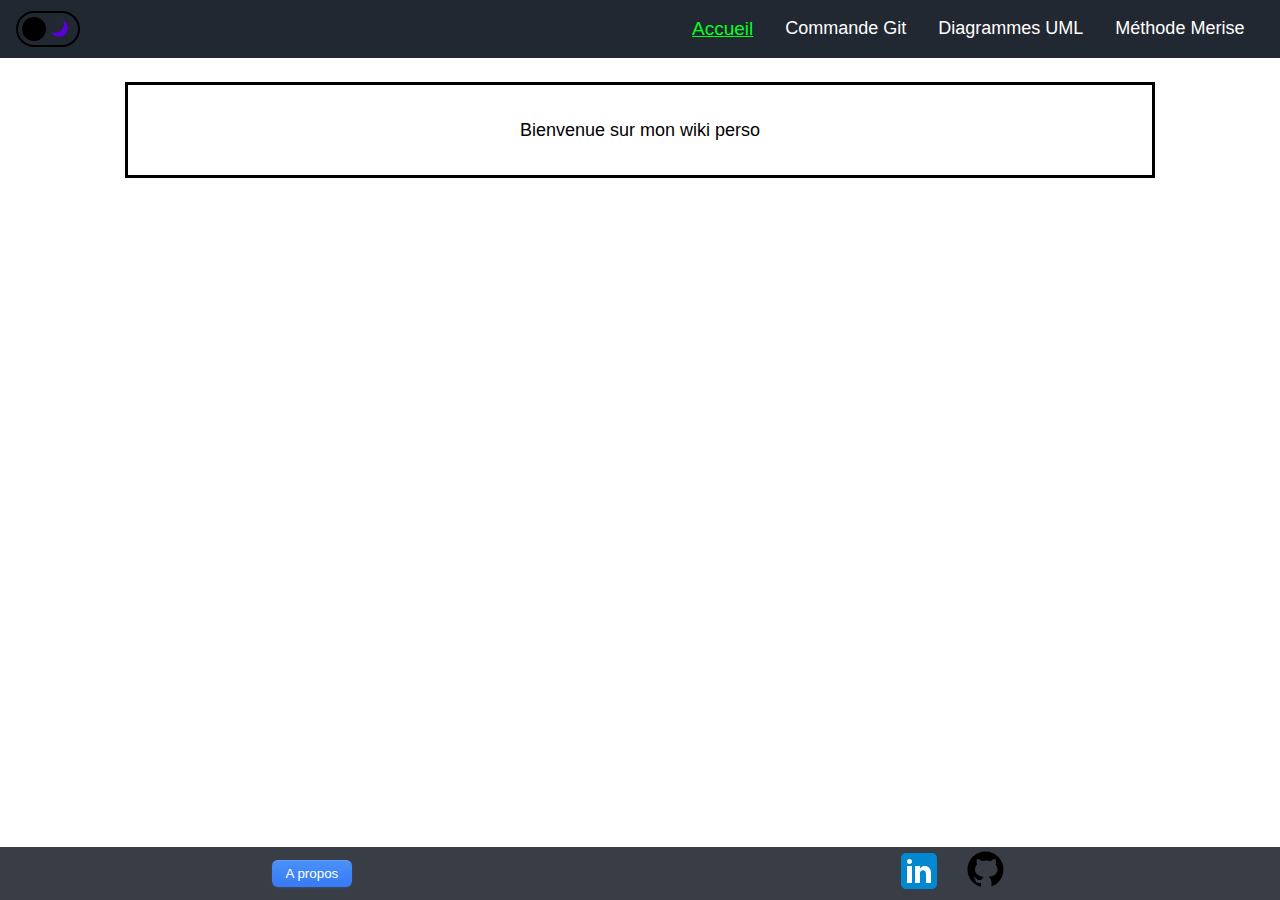
<file: index.html>
<!DOCTYPE html>
<html lang="fr">
  <head>
    <meta charset="UTF-8" />
    <meta
      name="description"
      content="Le Wiki'Eric avec contenu UML MERISE & Commande Git"
    />
    <meta name="keywords" content="HTML, CSS, JavaScript" />
    <meta name="author" content="Eric dsr" />
    <meta name="viewport" content="width=device-width, initial-scale=1.0" />
    <meta property="og:title" content="Le Wiki'Eric Bienvenue" />
    <meta property="og:description" content="Bienvenue" />
    <meta
      property="og:url"
      content="https://2024-cda-boulogne.github.io/wiki-perso-eda/"
    />
    <meta property="og:type" content="website" />
    <meta name="twitter:card" content="summary_large_image" />
    <meta name="twitter:title" content="Le Wiki'Eric Bienvenue" />
    <meta name="twitter:description" content="Page d'accueil du Wiki'Eric" />
    <link rel="stylesheet" href="css/js/style.css" />
    <link
      rel="shortcut icon"
      href="img/Wikipedia's_W.svg.png"
      type="image/x-icon"
    />
    <title>Wiki'Eric</title>
  </head>
  <body>
    <header>
      <nav class="nav">
        <input type="checkbox" id="nav-check" />
        <div class="nav-header">
          <input type="checkbox" class="sr-only" id="darkmode-toggle" />
          <label for="darkmode-toggle" class="toggle">
            <span>Toggle dark mode</span>
          </label>
        </div>
        <div class="nav-btn">
          <label for="nav-check">
            <span></span>
            <span></span>
            <span></span>
          </label>
        </div>
        <ul class="nav-list">
          <li class="accueil"><a href="index.html">Accueil</a></li>
          <li class="commande"><a href="commande.html">Commande Git</a></li>
          <li class="uml"><a href="uml.html">Diagrammes UML</a></li>
          <li class="merse"><a href="merise.html">Méthode Merise</a></li>
        </ul>
      </nav>
    </header>
    <section>
      <div class="bvn">
        <p>Bienvenue sur mon wiki perso</p>
      </div>
    </section>
    <footer class="indx">
      <div class="bouton">
        <button class="button-10" onclick="afficherPopup()">A propos</button>
        <div id="popup" class="popup">
          <div class="popup-contenu">
            <span class="fermer" onclick="fermerPopup()">&times;</span>
            <p>Ceci est mon wiki perso / Eric da silva rocha</p>
          </div>
        </div>
      </div>
      <ul>
        <li>
          <a
            href="https://www.linkedin.com/in/eric-da-silva-rocha/"
            aria-label="linkedin"
            ><img src="img/icons8-linkedin.svg" alt=""
          /></a>
        </li>
        <li>
          <a href="https://github.com/Ericdsr" aria-label="github"
            ><img src="img/icons8-github.svg" alt=""
          /></a>
        </li>
      </ul>
    </footer>
    <script src="css/js/script.js"></script>
  </body>
</html>
</file>
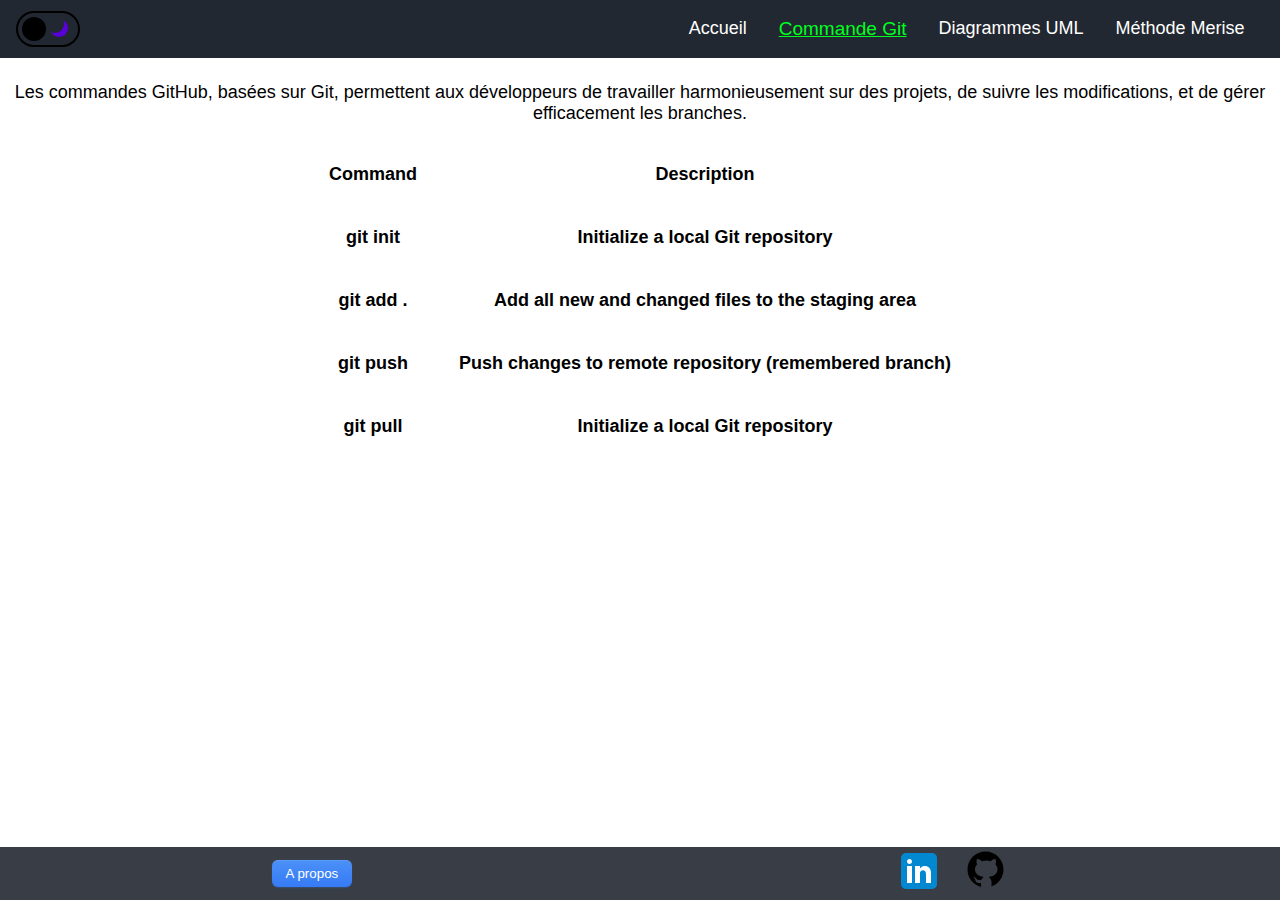
<file: commande.html>
<!DOCTYPE html>
<html lang="fr">
  <head>
    <meta charset="UTF-8" />
    <meta name="viewport" content="width=device-width, initial-scale=1.0" />
    <meta name="description" content="Command git" />
    <meta property="og:title" content="Le Wiki'Eric Command git" />
    <meta property="og:description" content="Command git" />
    <meta
      property="og:url"
      content="https://2024-cda-boulogne.github.io/wiki-perso-eda/"
    />
    <meta property="og:type" content="website" />
    <meta name="twitter:card" content="summary_large_image" />
    <meta name="twitter:title" content="Le Wiki'Eric Command git" />
    <meta name="twitter:description" content="Page commandgit du Wiki'Eric" />
    <link rel="stylesheet" href="css/js/style.css" />
    <link
      rel="shortcut icon"
      href="img/Wikipedia's_W.svg.png"
      type="image/x-icon"
    />
    <title>Wiki'Eric - Commande Git</title>
  </head>
  <body>
    <header>
      <nav class="nav">
        <input type="checkbox" id="nav-check" />
        <div class="nav-header">
          <input type="checkbox" class="sr-only" id="darkmode-toggle" />
          <label for="darkmode-toggle" class="toggle">
            <span>Toggle dark mode</span>
          </label>
        </div>
        <div class="nav-btn">
          <label for="nav-check">
            <span></span>
            <span></span>
            <span></span>
          </label>
        </div>
        <ul class="nav-list">
          <li class="accueil"><a href="index.html">Accueil</a></li>
          <li class="commande"><a href="commande.html">Commande Git</a></li>
          <li class="uml"><a href="uml.html">Diagrammes UML</a></li>
          <li class="merse"><a href="merise.html">Méthode Merise</a></li>
        </ul>
      </nav>
    </header>
    <section>
      <div class="tablee">
        <div id="merse">
          <p>
            Les commandes GitHub, basées sur Git, permettent aux développeurs de
            travailler harmonieusement sur des projets, de suivre les
            modifications, et de gérer efficacement les branches.
          </p>
        </div>
        <table>
          <tr>
            <th>Command</th>
            <th>Description</th>
          </tr>
          <tr>
            <th>git init</th>
            <th>Initialize a local Git repository</th>
          </tr>
          <tr>
            <th>git add .</th>
            <th>Add all new and changed files to the staging area</th>
          </tr>
          <tr>
            <th>git push</th>
            <th>Push changes to remote repository (remembered branch)</th>
          </tr>
          <tr>
            <th>git pull</th>
            <th>Initialize a local Git repository</th>
          </tr>
        </table>
      </div>
    </section>
    <footer class="indx">
      <div class="bouton">
        <button class="button-10" onclick="afficherPopup()">A propos</button>
        <div id="popup" class="popup">
          <div class="popup-contenu">
            <span class="fermer" onclick="fermerPopup()">&times;</span>
            <p>Ceci est mon wiki perso / Eric da silva rocha</p>
          </div>
        </div>
      </div>
      <ul>
        <li>
          <a
            href="https://www.linkedin.com/in/eric-da-silva-rocha/"
            aria-label="linkedin"
            ><img src="img/icons8-linkedin.svg" alt=""
          /></a>
        </li>
        <li>
          <a href="https://github.com/Ericdsr" aria-label="github"
            ><img src="img/icons8-github.svg" alt=""
          /></a>
        </li>
      </ul>
    </footer>
    <script src="css/js/script.js"></script>
  </body>
</html>
</file>
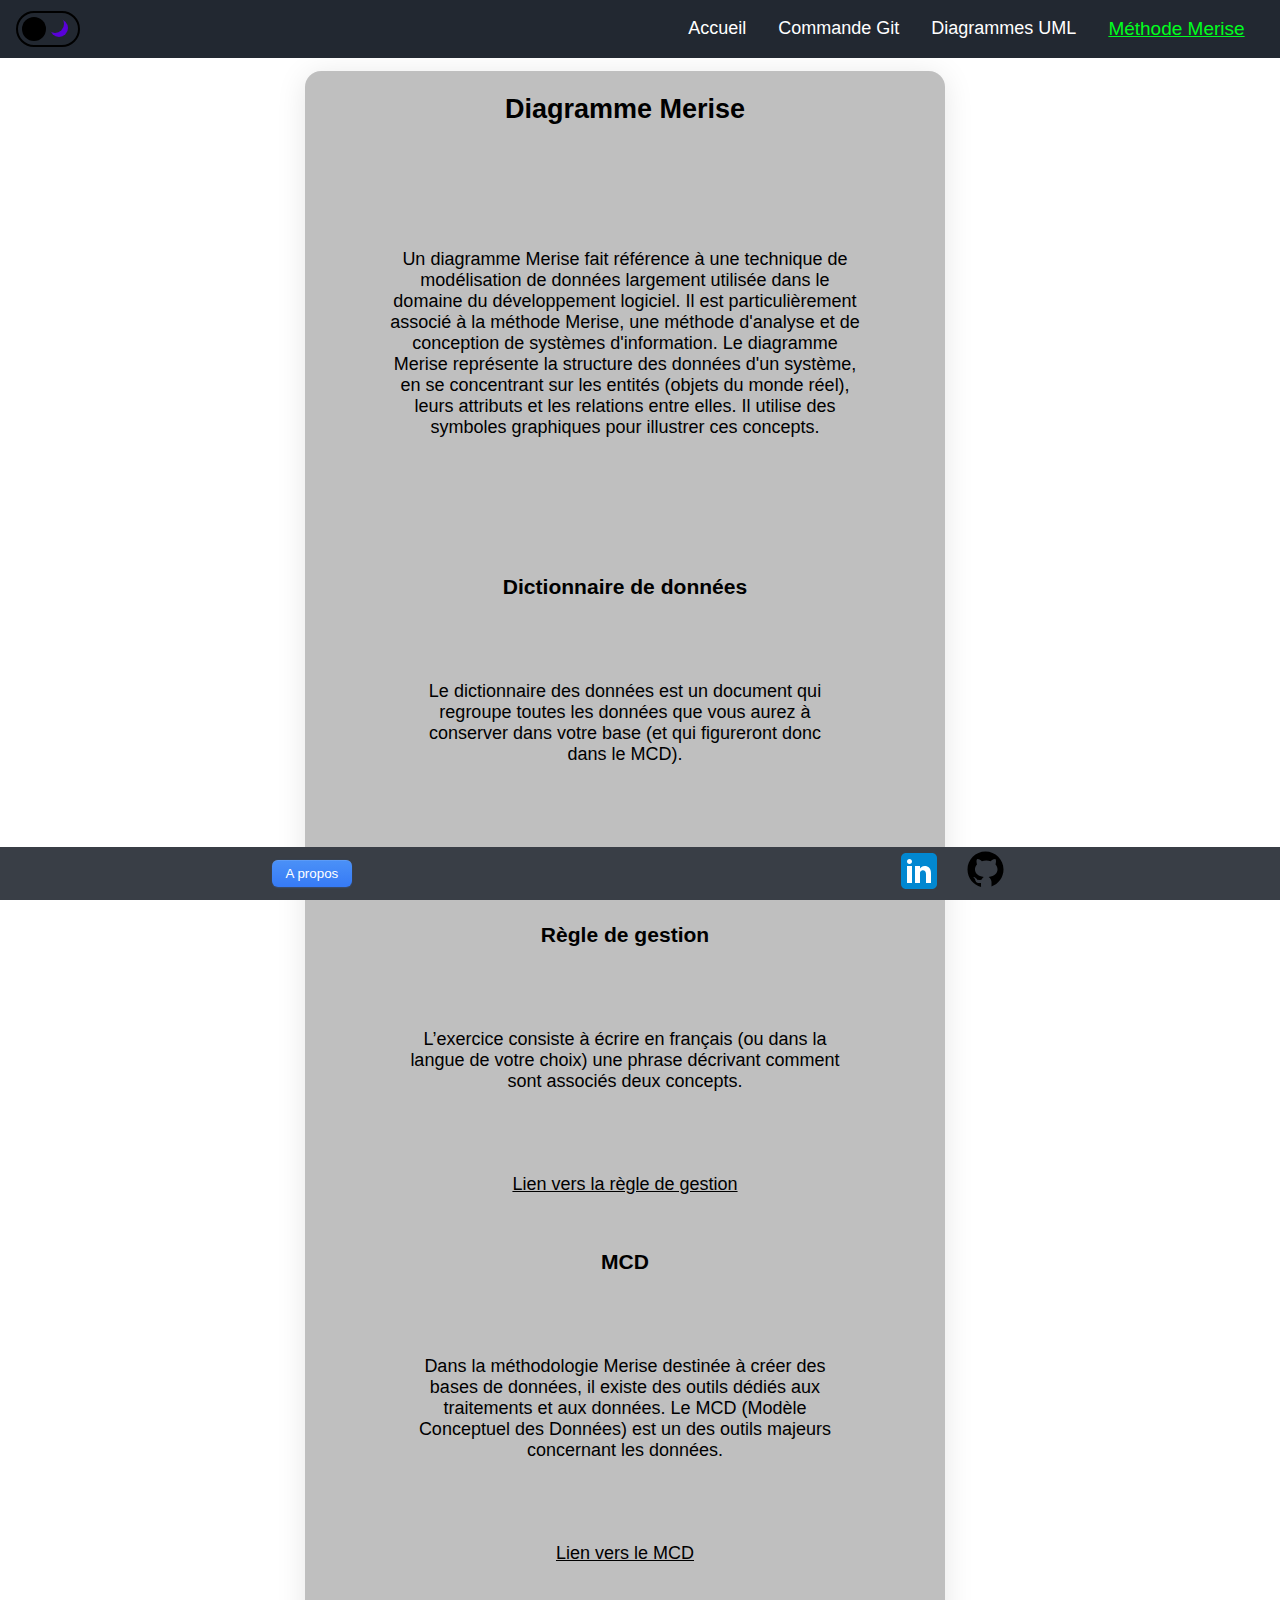
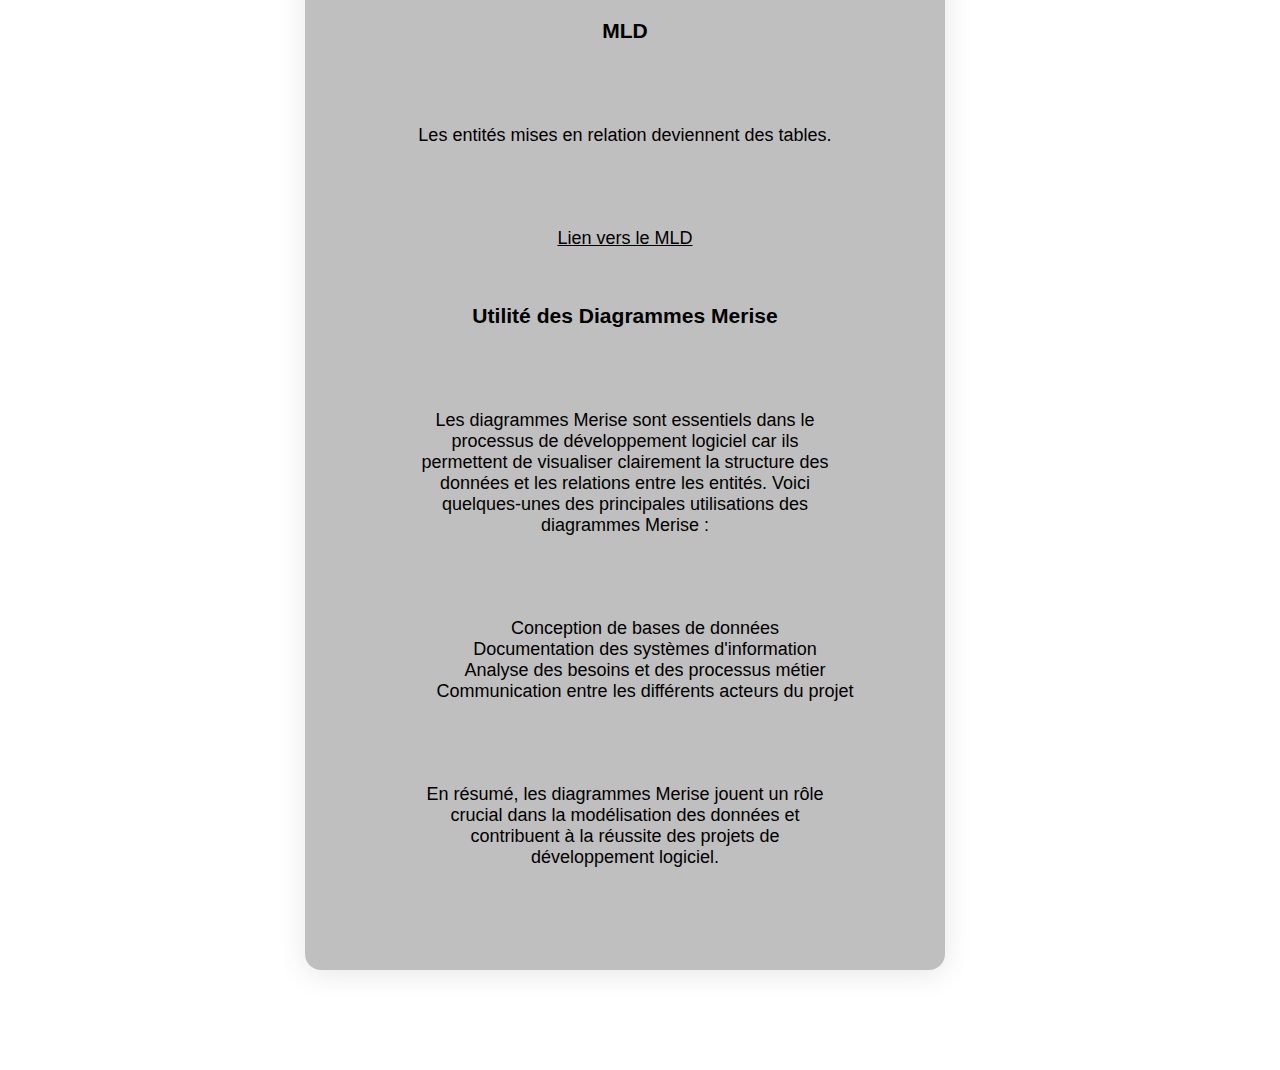
<file: merise.html>
<!DOCTYPE html>
<html lang="fr">
  <head>
    <meta charset="UTF-8" />
    <meta name="viewport" content="width=device-width, initial-scale=1.0" />
    <meta property="og:title" content="Le Wiki'Eric Merise" />
    <meta property="og:description" content="Merise" />
    <meta
      property="og:url"
      content="https://2024-cda-boulogne.github.io/wiki-perso-eda/"
    />
    <meta property="og:type" content="website" />
    <meta name="twitter:card" content="summary_large_image" />
    <meta name="twitter:title" content="Le Wiki'Eric Merise" />
    <meta name="twitter:description" content="Page Merise Wiki'Eric" />
    <meta
      name="description"
      content="Le Wiki'Eric avec contenu UML MERISE & Commande Git"
    />
    <link rel="stylesheet" href="css/js/style.css" />
    <link
      rel="shortcut icon"
      href="img/Wikipedia's_W.svg.png"
      type="image/x-icon"
    />
    <title>Wiki'Eric - Méthode Merise</title>
  </head>
  <body>
    <header>
      <nav class="nav">
        <input type="checkbox" id="nav-check" />
        <div class="nav-header">
          <input type="checkbox" class="sr-only" id="darkmode-toggle" />
          <label for="darkmode-toggle" class="toggle">
            <span>Toggle dark mode</span>
          </label>
        </div>
        <div class="nav-btn">
          <label for="nav-check">
            <span></span>
            <span></span>
            <span></span>
          </label>
        </div>
        <ul class="nav-list">
          <li class="accueil"><a href="index.html">Accueil</a></li>
          <li class="commande"><a href="commande.html">Commande Git</a></li>
          <li class="uml"><a href="uml.html">Diagrammes UML</a></li>
          <li class="merse"><a href="merise.html">Méthode Merise</a></li>
        </ul>
      </nav>
    </header>
    <section id="merise">
      <div class="merise">
        <div class="table">
          <h2>Diagramme Merise</h2>
          <p>
            Un diagramme Merise fait référence à une technique de modélisation
            de données largement utilisée dans le domaine du développement
            logiciel. Il est particulièrement associé à la méthode Merise, une
            méthode d'analyse et de conception de systèmes d'information. Le
            diagramme Merise représente la structure des données d'un système,
            en se concentrant sur les entités (objets du monde réel), leurs
            attributs et les relations entre elles. Il utilise des symboles
            graphiques pour illustrer ces concepts.
          </p>
          <div class="d-wrap">
          <div class="item">
            <h3>Dictionnaire de données</h3>
            <p>
              Le dictionnaire des données est un document qui regroupe toutes
              les données que vous aurez à conserver dans votre base (et qui
              figureront donc dans le MCD).
            </p>
            <a
              href="https://www.univ-constantine2.dz/CoursOnLine/Benelhadj-Mohamed/co/grain3_2.html"
              >Lien vers le dictionnaire de données</a
            >
          </div>
          <div class="item">
            <h3>Règle de gestion</h3>
            <p>
              L’exercice consiste à écrire en français (ou dans la langue de
              votre choix) une phrase décrivant comment sont associés deux
              concepts.
            </p>
            <a
              href="https://blog.developpez.com/cinephil/p10397/bases-de-donnees/regle_de_gestion_bien_ecrite_g_modelisat"
              >Lien vers la règle de gestion</a
            >
          </div>
          <div class="item">
            <h3>MCD</h3>
            <p>
              Dans la méthodologie Merise destinée à créer des bases de données,
              il existe des outils dédiés aux traitements et aux données. Le MCD
              (Modèle Conceptuel des Données) est un des outils majeurs
              concernant les données.
            </p>
            <a href="https://www.base-de-donnees.com/mcd/">Lien vers le MCD</a>
          </div>
          <div class="item">
            <h3>MLD</h3>
            <p>Les entités mises en relation deviennent des tables.</p>
            <a href="https://louisvandevelde.be/index.php?dos=my&fic=meris"
              >Lien vers le MLD</a
            >
          </div>
          <div class="item">
            <h3>Utilité des Diagrammes Merise</h3>
            <p>
              Les diagrammes Merise sont essentiels dans le processus de
              développement logiciel car ils permettent de visualiser clairement
              la structure des données et les relations entre les entités. Voici
              quelques-unes des principales utilisations des diagrammes Merise :
            </p>
            <ul>
              <li>Conception de bases de données</li>
              <li>Documentation des systèmes d'information</li>
              <li>Analyse des besoins et des processus métier</li>
              <li>Communication entre les différents acteurs du projet</li>
            </ul>
            <p>
              En résumé, les diagrammes Merise jouent un rôle crucial dans la
              modélisation des données et contribuent à la réussite des projets
              de développement logiciel.
            </p>
          </div>
          <div>
        </div>
      </div>
    </section>
    <footer class="indx">
      <div class="bouton">
        <button class="button-10" onclick="afficherPopup()">A propos</button>
        <div id="popup" class="popup">
          <div class="popup-contenu">
            <span class="fermer" onclick="fermerPopup()">&times;</span>
            <p>Ceci est mon wiki perso / Eric da silva rocha</p>
          </div>
        </div>
      </div>
      <ul>
        <li>
          <a
            href="https://www.linkedin.com/in/eric-da-silva-rocha/"
            aria-label="linkedin"
            ><img src="img/icons8-linkedin.svg" alt=""
          /></a>
        </li>
        <li>
          <a href="https://github.com/Ericdsr" aria-label="github"
            ><img src="img/icons8-github.svg" alt=""
          /></a>
        </li>
      </ul>
    </footer>
    <script src="css/js/script.js"></script>
  </body>
</html>
</file>
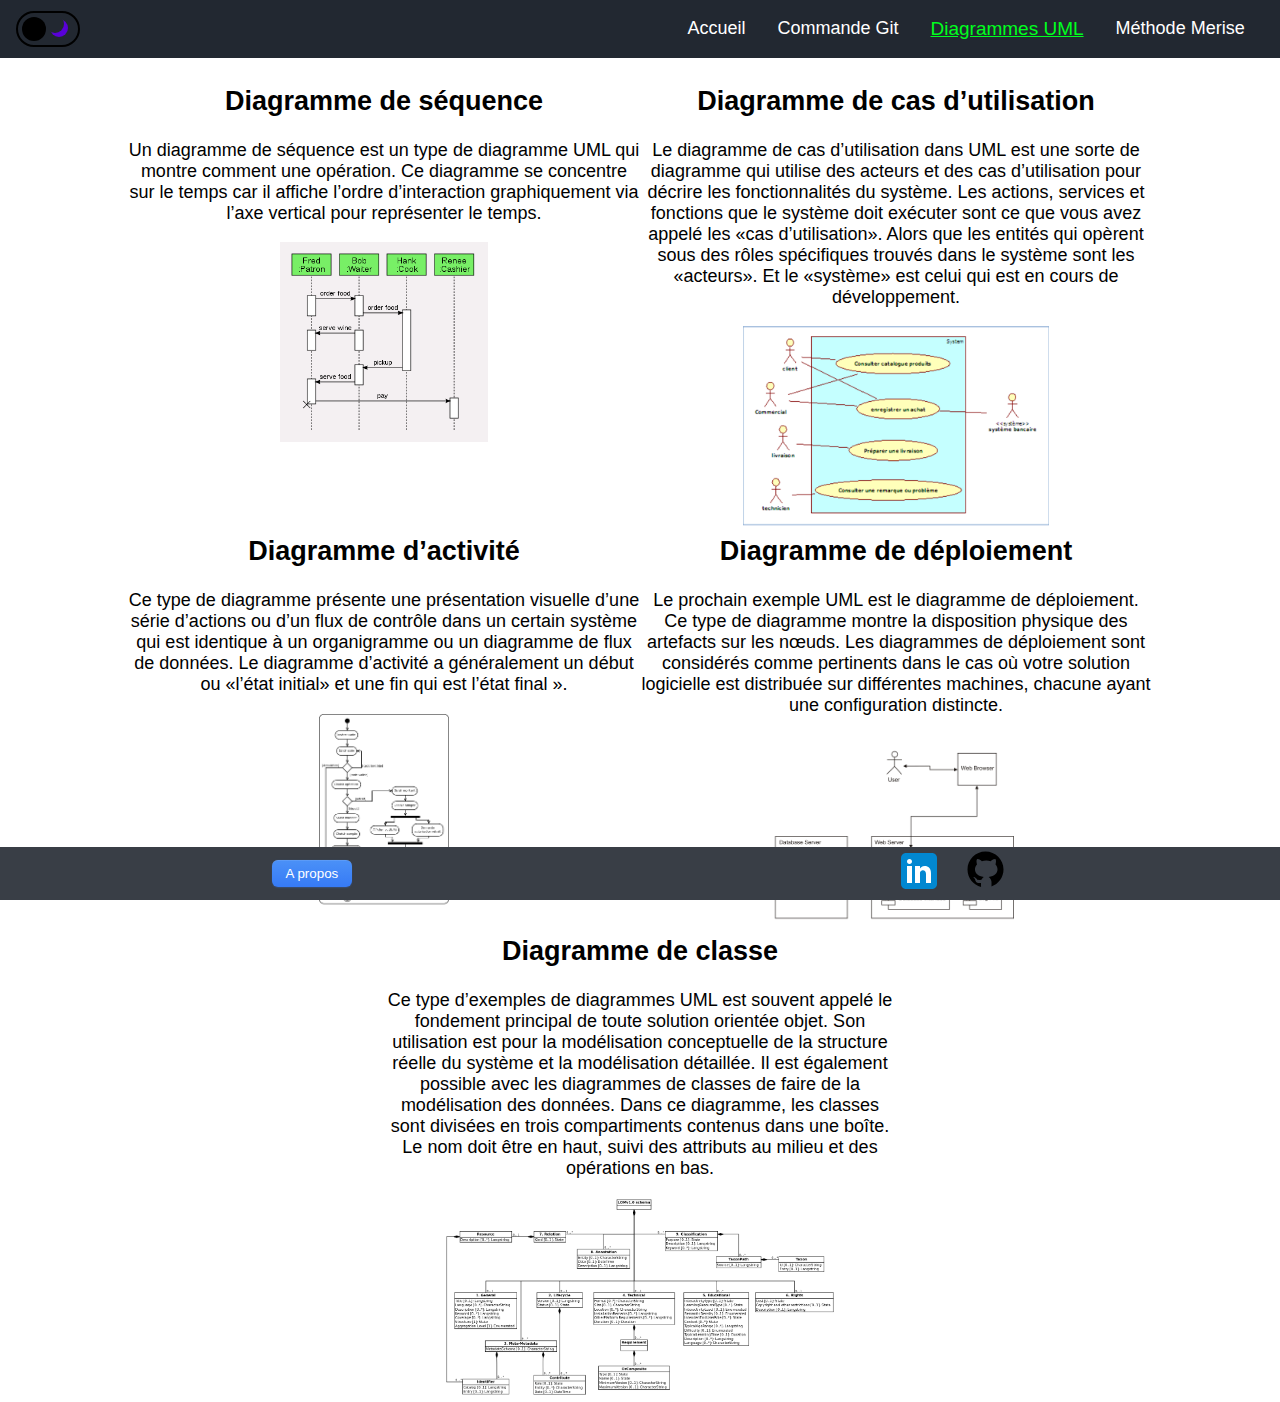
<file: uml.html>
<!DOCTYPE html>
<html lang="fr">
  <head>
    <meta charset="UTF-8" />
    <meta name="viewport" content="width=device-width, initial-scale=1.0" />
    <meta name="description" content="Methode UML" />
    <meta property="og:title" content="Le Wiki'Eric UML" />
    <meta property="og:description" content="UML" />
    <meta
      property="og:url"
      content="https://2024-cda-boulogne.github.io/wiki-perso-eda/"
    />
    <meta property="og:type" content="website" />
    <meta name="twitter:card" content="summary_large_image" />
    <meta name="twitter:title" content="Le Wiki'Eric UML" />
    <meta name="twitter:description" content=" Wiki'Eric UML" />
    <link rel="stylesheet" href="css/js/style.css" />
    <link
      rel="shortcut icon"
      href="img/Wikipedia's_W.svg.png"
      type="image/x-icon"
    />
    <title>Wiki'Eric - Diagrammes UML</title>
  </head>
  <body>
    <header>
      <nav class="nav">
        <input type="checkbox" id="nav-check" />
        <div class="nav-header">
          <input type="checkbox" class="sr-only" id="darkmode-toggle" />
          <label for="darkmode-toggle" class="toggle">
            <span>Toggle dark mode</span>
          </label>
        </div>
        <div class="nav-btn">
          <label for="nav-check">
            <span></span>
            <span></span>
            <span></span>
          </label>
        </div>
        <ul class="nav-list">
          <li class="accueil"><a href="index.html">Accueil</a></li>
          <li class="commande"><a href="commande.html">Commande Git</a></li>
          <li class="uml"><a href="uml.html">Diagrammes UML</a></li>
          <li class="merse"><a href="merise.html">Méthode Merise</a></li>
        </ul>
      </nav>
    </header>
    <section>
      <div class="flex">
        <div class="diag">
          <h2>Diagramme de séquence</h2>
          <p>
            Un diagramme de séquence est un type de diagramme UML qui montre
            comment une opération. Ce diagramme se concentre sur le temps car il
            affiche l’ordre d’interaction graphiquement via l’axe vertical pour
            représenter le temps.
          </p>
          <img src="img/350px-Restaurant_UML_SEQ.svg.png" alt="resto" />
        </div>
        <div class="diag">
          <h2>Diagramme de cas d’utilisation</h2>
          <p>
            Le diagramme de cas d’utilisation dans UML est une sorte de
            diagramme qui utilise des acteurs et des cas d’utilisation pour
            décrire les fonctionnalités du système. Les actions, services et
            fonctions que le système doit exécuter sont ce que vous avez appelé
            les «cas d’utilisation». Alors que les entités qui opèrent sous des
            rôles spécifiques trouvés dans le système sont les «acteurs». Et le
            «système» est celui qui est en cours de développement.
          </p>
          <img src="img/Diagramme_use_case.png" alt="usecase" />
        </div>
        <div class="diag">
          <h2>Diagramme d’activité</h2>
          <p>
            Ce type de diagramme présente une présentation visuelle d’une série
            d’actions ou d’un flux de contrôle dans un certain système qui est
            identique à un organigramme ou un diagramme de flux de données. Le
            diagramme d’activité a généralement un début ou «l’état initial» et
            une fin qui est l’état final ».
          </p>
          <img src="img/fig6_2.png" alt="d'activité" />
        </div>
        <div class="diag">
          <h2>Diagramme de déploiement</h2>
          <p>
            Le prochain exemple UML est le diagramme de déploiement. Ce type de
            diagramme montre la disposition physique des artefacts sur les
            nœuds. Les diagrammes de déploiement sont considérés comme
            pertinents dans le cas où votre solution logicielle est distribuée
            sur différentes machines, chacune ayant une configuration distincte.
          </p>
          <img src="img/1200px-UML_Diagram_Deployment.svg.png" alt="uml" />
        </div>
        <div class="diag">
          <h2>Diagramme de classe</h2>
          <p>
            Ce type d’exemples de diagrammes UML est souvent appelé le fondement
            principal de toute solution orientée objet. Son utilisation est pour
            la modélisation conceptuelle de la structure réelle du système et la
            modélisation détaillée. Il est également possible avec les
            diagrammes de classes de faire de la modélisation des données. Dans
            ce diagramme, les classes sont divisées en trois compartiments
            contenus dans une boîte. Le nom doit être en haut, suivi des
            attributs au milieu et des opérations en bas.
          </p>
          <img src="img/LOM_base_schema.svg.png" alt="classe" />
        </div>
      </div>
    </section>
    <footer class="indx">
      <div class="bouton">
        <button class="button-10" onclick="afficherPopup()">A propos</button>
        <div id="popup" class="popup">
          <div class="popup-contenu">
            <span class="fermer" onclick="fermerPopup()">&times;</span>
            <p>Ceci est mon wiki perso / Eric da silva rocha</p>
          </div>
        </div>
      </div>
      <ul>
        <li>
          <a
            href="https://www.linkedin.com/in/eric-da-silva-rocha/"
            aria-label="linkedin"
            ><img src="img/icons8-linkedin.svg" alt=""
          /></a>
        </li>
        <li>
          <a href="https://github.com/Ericdsr" aria-label="github"
            ><img src="img/icons8-github.svg" alt=""
          /></a>
        </li>
      </ul>
    </footer>
    <script src="css/js/script.js"></script>
  </body>
</html>
</file>
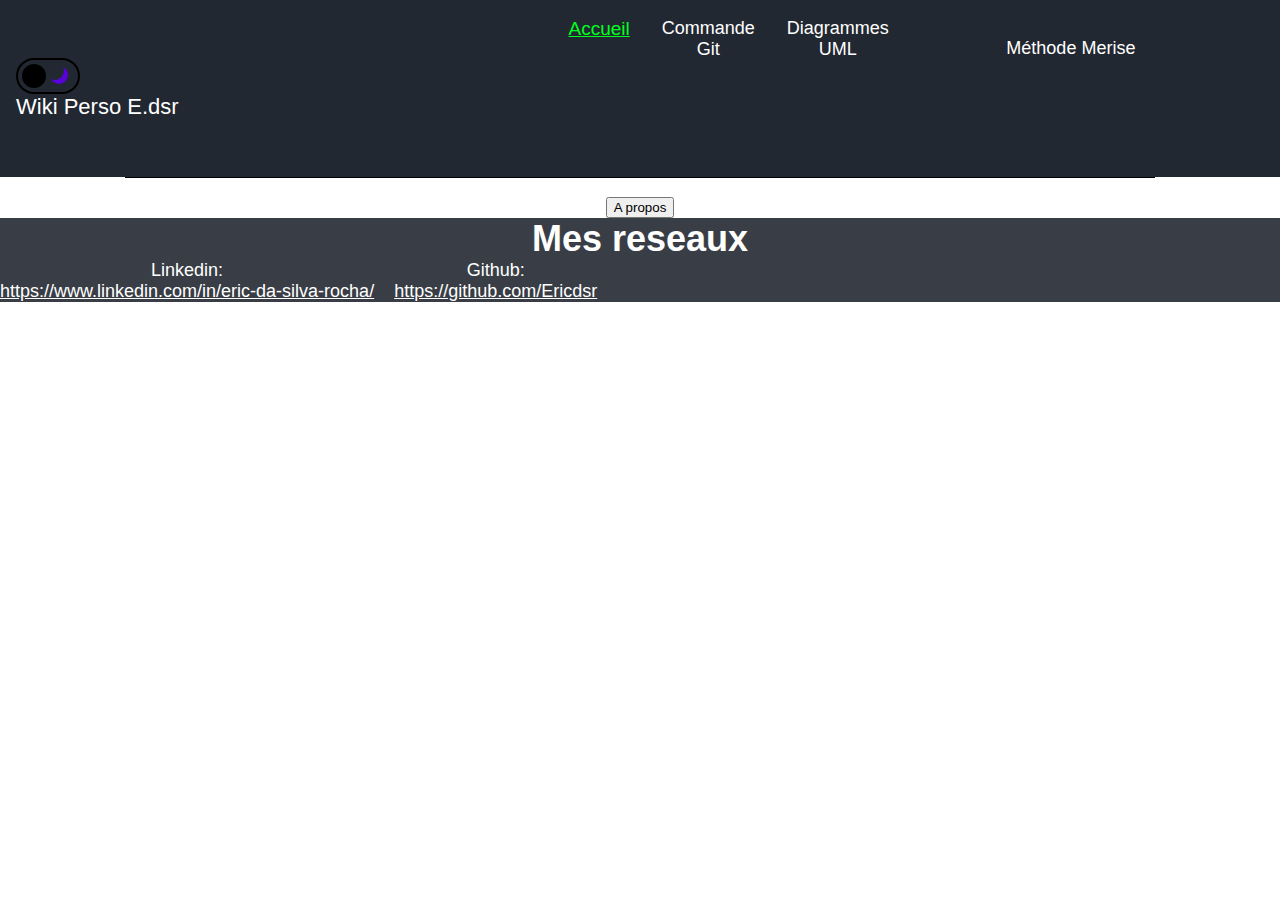
<file: wiki.html>
<!DOCTYPE html>
<html lang="en">
<head>
    <meta charset="UTF-8">
    <meta name="description" content="Free Web tutorials">
    <meta name="keywords" content="HTML, CSS, JavaScript">
     <meta name="author" content="Eric dsr">
    <meta name="viewport" content="width=device-width, initial-scale=1.0">
    <link rel="stylesheet" href="/css/js/style.css">
    <title>Document</title>
</head>
<body>
    <header>
        <nav class="nav">
            <input type="checkbox" id="nav-check">
            <div class="nav-header">
              <input
                type="checkbox"
                class="sr-only"
                id="darkmode-toggle"
              >
              <label for="darkmode-toggle" class="toggle">
                <span>Toggle dark mode</span>
              </label>

              <div class="nav-title">
                Wiki Perso E.dsr
              </div>
            </div>
            <div class="nav-btn">
              <label for="nav-check">
                <span></span>
                <span></span>
                <span></span>
              </label>
            </div>
            
            <ul class="nav-list">
              <li class="accueil"><a href="/wiki.html">Accueil</a></li>
              <li class="commande"><a href="/commande.html">Commande Git</a></li>
              <li class="uml"><a href="/uml.html">Diagrammes UML</a></li>
              <li class="merise"><a href="/merise.html">Méthode Merise</a></li>
            </ul>            
          </nav>
    </header>
    <section>
        <div class="bvn">
            <p>Bienvenue sur mon wiki perso </p>
        </div>
    </section>
    <section>
      <div class="bouton">
        <button onclick="afficherPopup()">A propos</button>
        <div id="popup" class="popup">
            <div class="popup-contenu">
                <span class="fermer" onclick="fermerPopup()">&times;</span>
                <p>Ceci est mon wiki perso / Eric da silva rocha</p>
            </div>
        </div>
      </div>
    </section>
    <footer>
        <h1>Mes reseaux</h1>
        <ul>
            <li>Linkedin: <br> <a href="https://www.linkedin.com/in/eric-da-silva-rocha/">https://www.linkedin.com/in/eric-da-silva-rocha/</a></li>
            <li>Github: <br> <a href="https://github.com/Ericdsr">https://github.com/Ericdsr</a></li>
        </ul>
    </footer>
<script src="/css/js/script.js"></script>
</body>
</html>
</file>
<file: css/js/style.css>
/*
* Prefixed by https://autoprefixer.github.io
* PostCSS: v8.4.14,
* Autoprefixer: v10.4.7
* Browsers: last 4 version
*/

body {
  padding: 0px;
  margin: 0px;
  overflow-x: hidden;
  font-family: Verdana, Geneva, Tahoma, sans-serif;
  font-size: large;
}
.nav > .nav-list > li.active a {
  text-decoration: underline;
  color: #00ff1e;
  cursor: pointer;
  font-size: 19px;
}
.nav-list {
  padding: 0px;
}
.table tr th {
  padding: 0px;
}
.flex {
  margin-top: 5%;
  display: -webkit-box;
  display: -ms-flexbox;
  display: flex;
  -webkit-box-align: center;
  -ms-flex-align: center;
  align-items: center;
  -webkit-box-pack: center;
  -ms-flex-pack: center;
  justify-content: center;
  text-align: center;
  -ms-flex-wrap: wrap;
  flex-wrap: wrap;
}
.diag {
  height: 50vh;
  width: 40vw;
}
.diag img {
  width: auto;
  height: 200px;
}
.diag:nth-child(5) {
  margin-top: -50px;
}
.nav-list {
  text-align: center;
}
.merise {
  width: 100%;
}
.merise {
  text-align: center;
}
.merise {
  padding-right: 80px;
  padding-left: 50px;
  padding-top: 20px;
  padding-bottom: 100px;
  object-fit: contain;
  background-repeat: no-repeat;
  background-size: auto;
  text-align: center;
  width: 50%;
}
.table {
  display: grid;
  grid-template-columns: repeat(auto-fit, minmax(250px, 1fr));
  gap: 20px;
  text-align: center;
  width: 50%;
}

.item {
  margin-top: 15px;
  padding: 20px;
  border-radius: 8px;
}

.item h3 {
  margin-top: 0;
}

.item p {
  margin-bottom: 10px;
}

.item a {
  display: block;
  text-decoration: underline;
  color: #007bff;
}
.item ul {
  list-style-type: none;
}
.table {
  width: 100%;
}
.table tr {
  width: 100%;
}
.tb {
  width: 100%;
  display: -webkit-box;
  display: -ms-flexbox;
  display: flex;
  -ms-flex-wrap: wrap;
  flex-wrap: wrap;
}
.nav {
  position: fixed;
  width: 100vw;
  background-color: #222831;
  display: -webkit-box;
  display: -ms-flexbox;
  display: flex;
  -webkit-box-align: center;
  -ms-flex-align: center;
  align-items: center;
  padding: 0px;
  margin: 0px;
}
.nav > .nav-header {
  -webkit-box-flex: 0.95;
  -ms-flex: 0.95;
  flex: 0.95;
  padding-left: 1rem;
}
.nav > .nav-header > .nav-title {
  font-size: 22px;
  color: #fff;
}
.nav > .nav-list {
  display: -webkit-box;
  display: -ms-flexbox;
  display: flex;
  gap: 2rem;
}
.nav > .nav-list > li {
  list-style-type: none;
}
.nav > .nav-list > li a {
  text-decoration: none;
  color: white;
  cursor: pointer;
}
.nav > #nav-check {
  display: none;
}
@media (max-width: 480px) {
  .nav {
    padding: 1rem;
  }
  .nav > .nav-btn {
    display: inline-block;
    position: absolute;
    right: 0;
    top: 0;
    padding-top: 0.2rem;
  }
  .nav > .nav-btn > label {
    display: inline-block;
    width: 50px;
    height: 50px;
    padding: 13px;
  }
  .nav > .nav-btn > label > span {
    display: block;
    width: 25px;
    height: 10px;
    border-top: 2px solid #eee;
  }
  .nav > .nav-list {
    position: absolute;
    display: -webkit-box;
    display: -ms-flexbox;
    display: flex;
    -webkit-box-orient: vertical;
    -webkit-box-direction: normal;
    -ms-flex-direction: column;
    flex-direction: column;
    gap: 1rem;
    width: 100%;
    background-color: #222831;
    height: 0;
    -webkit-transition: all 0.3s ease-in;
    -o-transition: all 0.3s ease-in;
    transition: all 0.3s ease-in;
    top: 40px;
    left: 0;
    overflow: hidden;
  }
  .nav > .nav-list > li {
    width: 100%;
    margin-top: 1.5rem;
  }
  .nav > #nav-check:checked ~ .nav-list {
    height: auto;
  }
}
@media (max-width: 800px) {
  .flex {
    display: -webkit-box;
    display: -ms-flexbox;
    display: flex;
    -webkit-box-orient: vertical;
    -webkit-box-direction: normal;
    -ms-flex-direction: column;
    flex-direction: column;
    -ms-flex-wrap: wrap;
    flex-wrap: wrap;
  }
  .diag:nth-child(5) {
    margin-top: 0px;
  }
  .diag {
    height: auto;
  }
  .diag img {
    height: 200px;
    width: 200px;
  }
  footer {
    width: 100vw;
  }
}
section {
  width: 100vw;
  display: -webkit-box;
  display: -ms-flexbox;
  display: flex;
  -webkit-box-pack: center;
  -ms-flex-pack: center;
  justify-content: center;
}
.indx {
  width: 100vw;
  -webkit-box-align: center;
  -ms-flex-align: center;
  align-items: center;
  background-color: #393e46;
  text-align: center;
  bottom: 0px;
  position: fixed;
  -ms-flex-pack: distribute;
  justify-content: space-around;
  display: -webkit-box;
  display: -ms-flexbox;
  display: flex;
}
.cmd {
  width: 100vw;
  -webkit-box-align: center;
  -ms-flex-align: center;
  align-items: center;
  background-color: #393e46;
  text-align: center;
  bottom: 0px;
  position: fixed;
}
.meri {
  width: 100vw;
  -webkit-box-align: center;
  -ms-flex-align: center;
  align-items: center;
  background-color: #393e46;
  text-align: center;
  position: absolute;
}
#merise {
  padding-top: 4%;
  height: auto;
}
body.dark-mode,
body.dark-mode #merise {
  color: white;
}
body.dark-mode,
body.dark-mode #merise a {
  color: white;
}
#merise a {
  color: black;
}
#merise p {
  padding: 50px;
}
.bvn ul li {
  color: white;
}
.table p {
  margin: 2rem;
}
.table th {
  padding: 30px;
}
.table {
  display: -webkit-box;
  display: -ms-flexbox;
  display: flex;
  background: rgba(0, 0, 0, 0.25);
  border-radius: 16px;
  box-shadow: 0 4px 30px rgba(0, 0, 0, 0.1);
  -webkit-box-orient: vertical;
  -webkit-box-direction: normal;
  -ms-flex-direction: column;
  flex-direction: column;
}
.tablee {
  margin-top: 5%;
  display: flex;
  flex-direction: column;
  align-items: center;
  justify-content: center;
  text-align: center;
}
.tablee table tbody tr th {
  padding: 20px;
}
.bvn {
  margin-top: 5%;
  display: -webkit-box;

  display: -ms-flexbox;

  display: flex;
  -webkit-box-align: center;
  -ms-flex-align: center;
  align-items: center;
  -webkit-box-pack: center;
  -ms-flex-pack: center;
  justify-content: center;
}
.bvn p {
  height: 10vh;
  width: 80vw;
  display: -webkit-box;
  display: -ms-flexbox;
  display: flex;
  -webkit-box-align: center;
  -ms-flex-align: center;
  align-items: center;
  -webkit-box-pack: center;
  -ms-flex-pack: center;
  justify-content: center;
  border: solid;
}
footer {
  -webkit-box-align: center;
  -ms-flex-align: center;
  align-items: center;
  background-color: #393e46;
  text-align: center;
}
footer h1 {
  margin: 0px;
  color: white;
}
footer a {
  color: white;
}
footer li {
  color: white;
}
footer ul {
  gap: 20px;
  display: -webkit-box;
  display: -ms-flexbox;
  display: flex;
  margin: 0px;
  list-style: none;
  padding: 0px;
}
.button-10 {
  display: -webkit-box;
  display: -ms-flexbox;
  display: flex;
  -webkit-box-orient: vertical;
  -webkit-box-direction: normal;
  -ms-flex-direction: column;
  flex-direction: column;
  -webkit-box-align: center;
  -ms-flex-align: center;
  align-items: center;
  padding: 6px 14px;
  font-family: -apple-system, BlinkMacSystemFont, "Roboto", sans-serif;
  border-radius: 6px;
  border: none;

  color: #fff;
  background: -webkit-gradient(
    linear,
    left top,
    left bottom,
    from(#4b91f7),
    to(#367af6)
  );
  background: -o-linear-gradient(top, #4b91f7 0%, #367af6 100%);
  background: linear-gradient(180deg, #4b91f7 0%, #367af6 100%);
  background-origin: border-box;
  -webkit-box-shadow: 0px 0.5px 1.5px rgba(54, 122, 246, 0.25),
    inset 0px 0.8px 0px -0.25px rgba(255, 255, 255, 0.2);
  box-shadow: 0px 0.5px 1.5px rgba(54, 122, 246, 0.25),
    inset 0px 0.8px 0px -0.25px rgba(255, 255, 255, 0.2);
  -moz-user-select: none;
  -ms-user-select: none;
  user-select: none;
  -webkit-user-select: none;
  -ms-touch-action: manipulation;
  touch-action: manipulation;
}
.button-10:focus {
  -webkit-box-shadow: inset 0px 0.8px 0px -0.25px rgba(255, 255, 255, 0.2),
    0px 0.5px 1.5px rgba(54, 122, 246, 0.25),
    0px 0px 0px 3.5px rgba(58, 108, 217, 0.5);
  box-shadow: inset 0px 0.8px 0px -0.25px rgba(255, 255, 255, 0.2),
    0px 0.5px 1.5px rgba(54, 122, 246, 0.25),
    0px 0px 0px 3.5px rgba(58, 108, 217, 0.5);
  outline: 0;
}
input {
  display: none;
}
.toggle {
  font-size: 1rem; /* 👈 change this to scale */
  border: 0.125em solid currentColor;
  border-radius: 2em;
  cursor: pointer;
  display: block;
  height: 2em;
  position: relative;
  width: 3.75em;
}
.toggle span {
  background-color: currentColor;
  border-radius: 2em;
  display: block;
  height: 1.5em;
  left: 0.25em;
  overflow: hidden;
  position: absolute;
  top: 0.25em;
  text-indent: -9999px;
  -webkit-transition: left 0.25s;
  -o-transition: left 0.25s;
  transition: left 0.25s;
  width: 1.5em;
  z-index: 2;
}

.toggle::before,
.toggle::after {
  content: "";
  display: block;
  border-radius: 1em;
  position: absolute;
  z-index: 1;
}

.toggle::after {
  -webkit-box-shadow: 0.25em 0.25em #5901d8;
  box-shadow: 0.25em 0.25em #5901d8;
  height: 1.125em;
  right: 0.9em;
  top: 0.125em;
  width: 1.125em;
}

.toggle::before {
  background-color: #ffc409;
  height: 0.625em;
  outline: 0.25em dotted #ffc409;
  outline-offset: 0.125em;
  left: 0.7em;
  top: 0.7em;
  width: 0.625em;
}

input:checked ~ .toggle span {
  left: 2em;
}
.dark-mode {
  background-color: #393e46;
}
.merise {
  display: -webkit-box;
  display: -ms-flexbox;
  display: flex;
  -webkit-box-align: center;
  -ms-flex-align: center;
  align-items: center;
  -webkit-box-pack: center;
  -ms-flex-pack: center;
  justify-content: center;
  -webkit-box-orient: vertical;
  -webkit-box-direction: normal;
  -ms-flex-direction: column;
  flex-direction: column;
}
.popup {
  display: none;
  position: fixed;
  top: 0;
  left: 0;
  width: 100%;
  height: 100%;
  background-color: rgba(0, 0, 0, 0.5);
}
.nav > .nav-list ul {
  text-align: center;
}
.popup-contenu {
  position: absolute;
  top: 50%;
  left: 50%;
  -webkit-transform: translate(-50%, -50%);
  -ms-transform: translate(-50%, -50%);
  transform: translate(-50%, -50%);
  padding: 20px;
  border-radius: 5px;
  -webkit-box-shadow: 0 0 10px rgba(0, 0, 0, 0.3);
  box-shadow: 0 0 10px rgba(0, 0, 0, 0.3);
  color: #eee;
  background-color: #383838;
}

.fermer {
  position: absolute;
  top: 10px;
  right: 10px;
  font-size: 20px;
  cursor: pointer;
}
.dark-mode nav {
  background-color: #383838;
}
.dark-mode .nav-list {
  background-color: #383838;
}
.dark-mode footer {
  background-color: #383838;
}
.dark-mode .popup-contenu {
  background-color: #383838;
}
</file>
